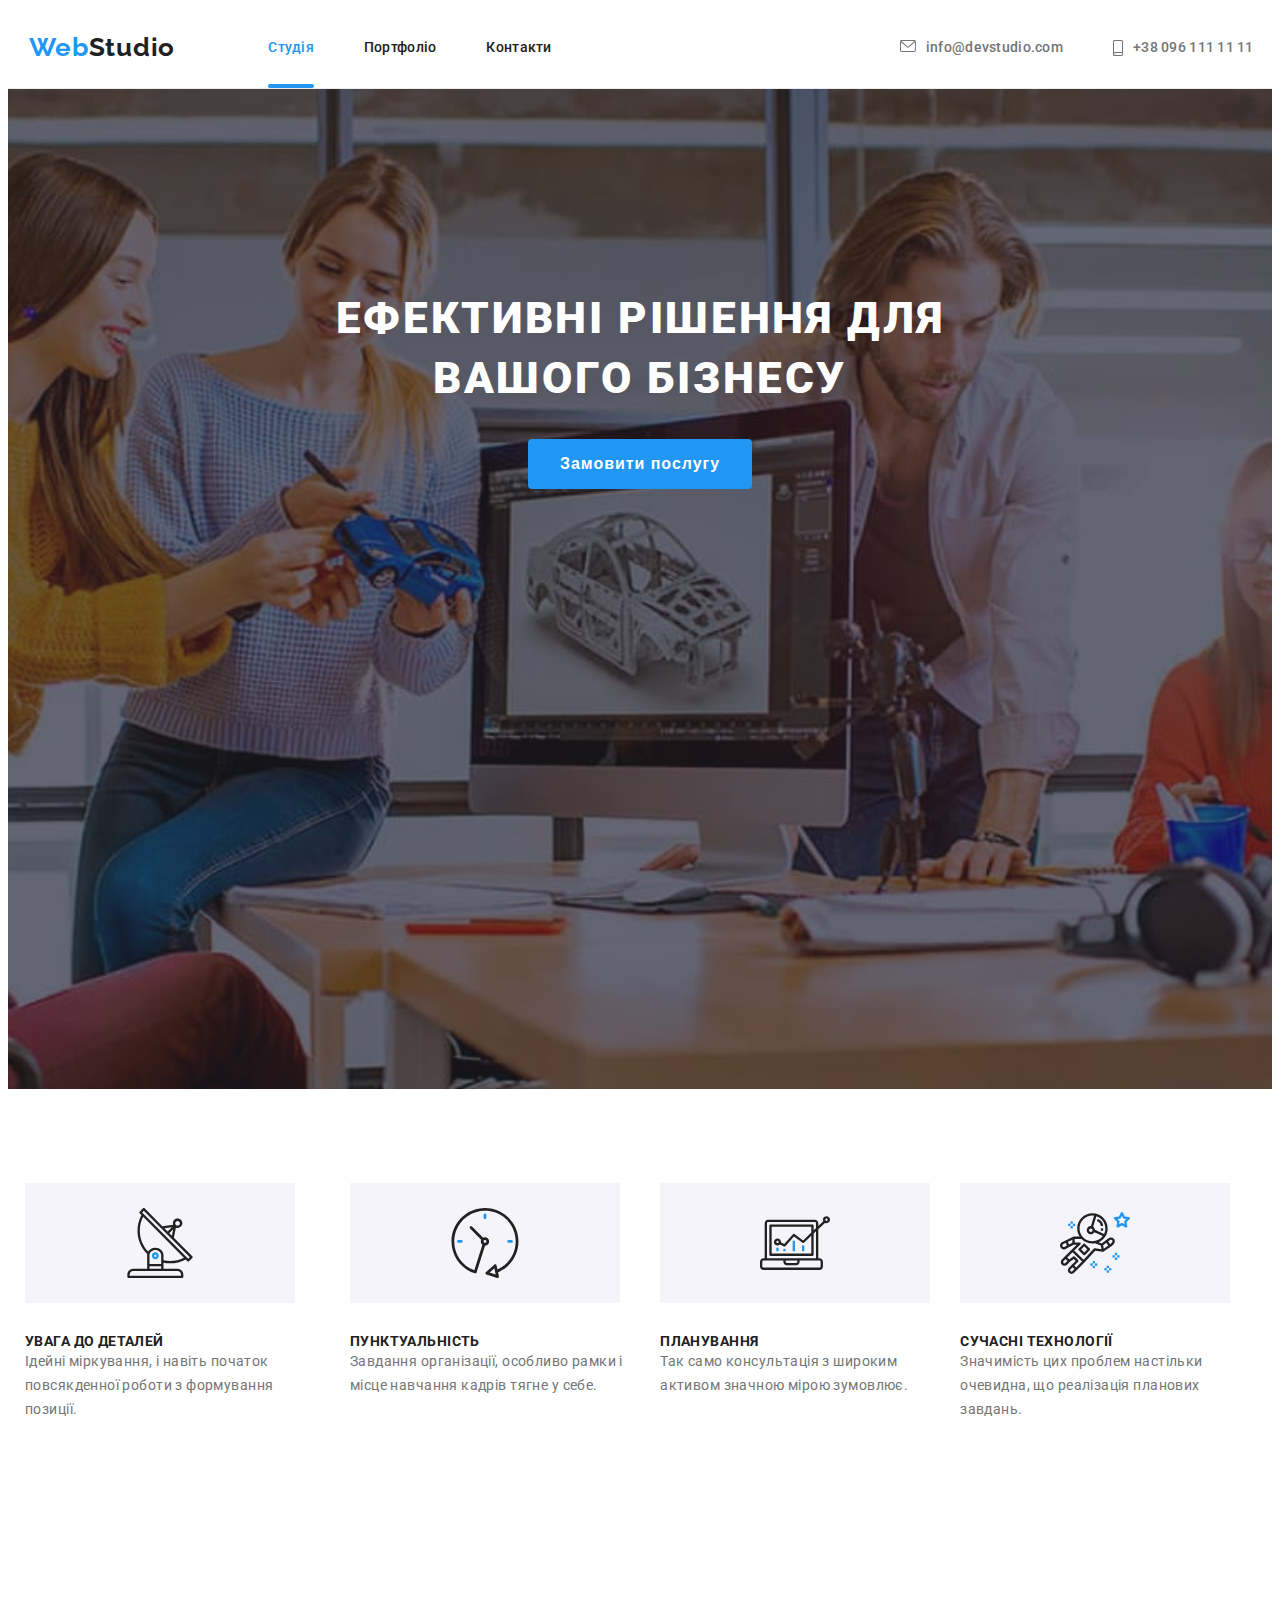
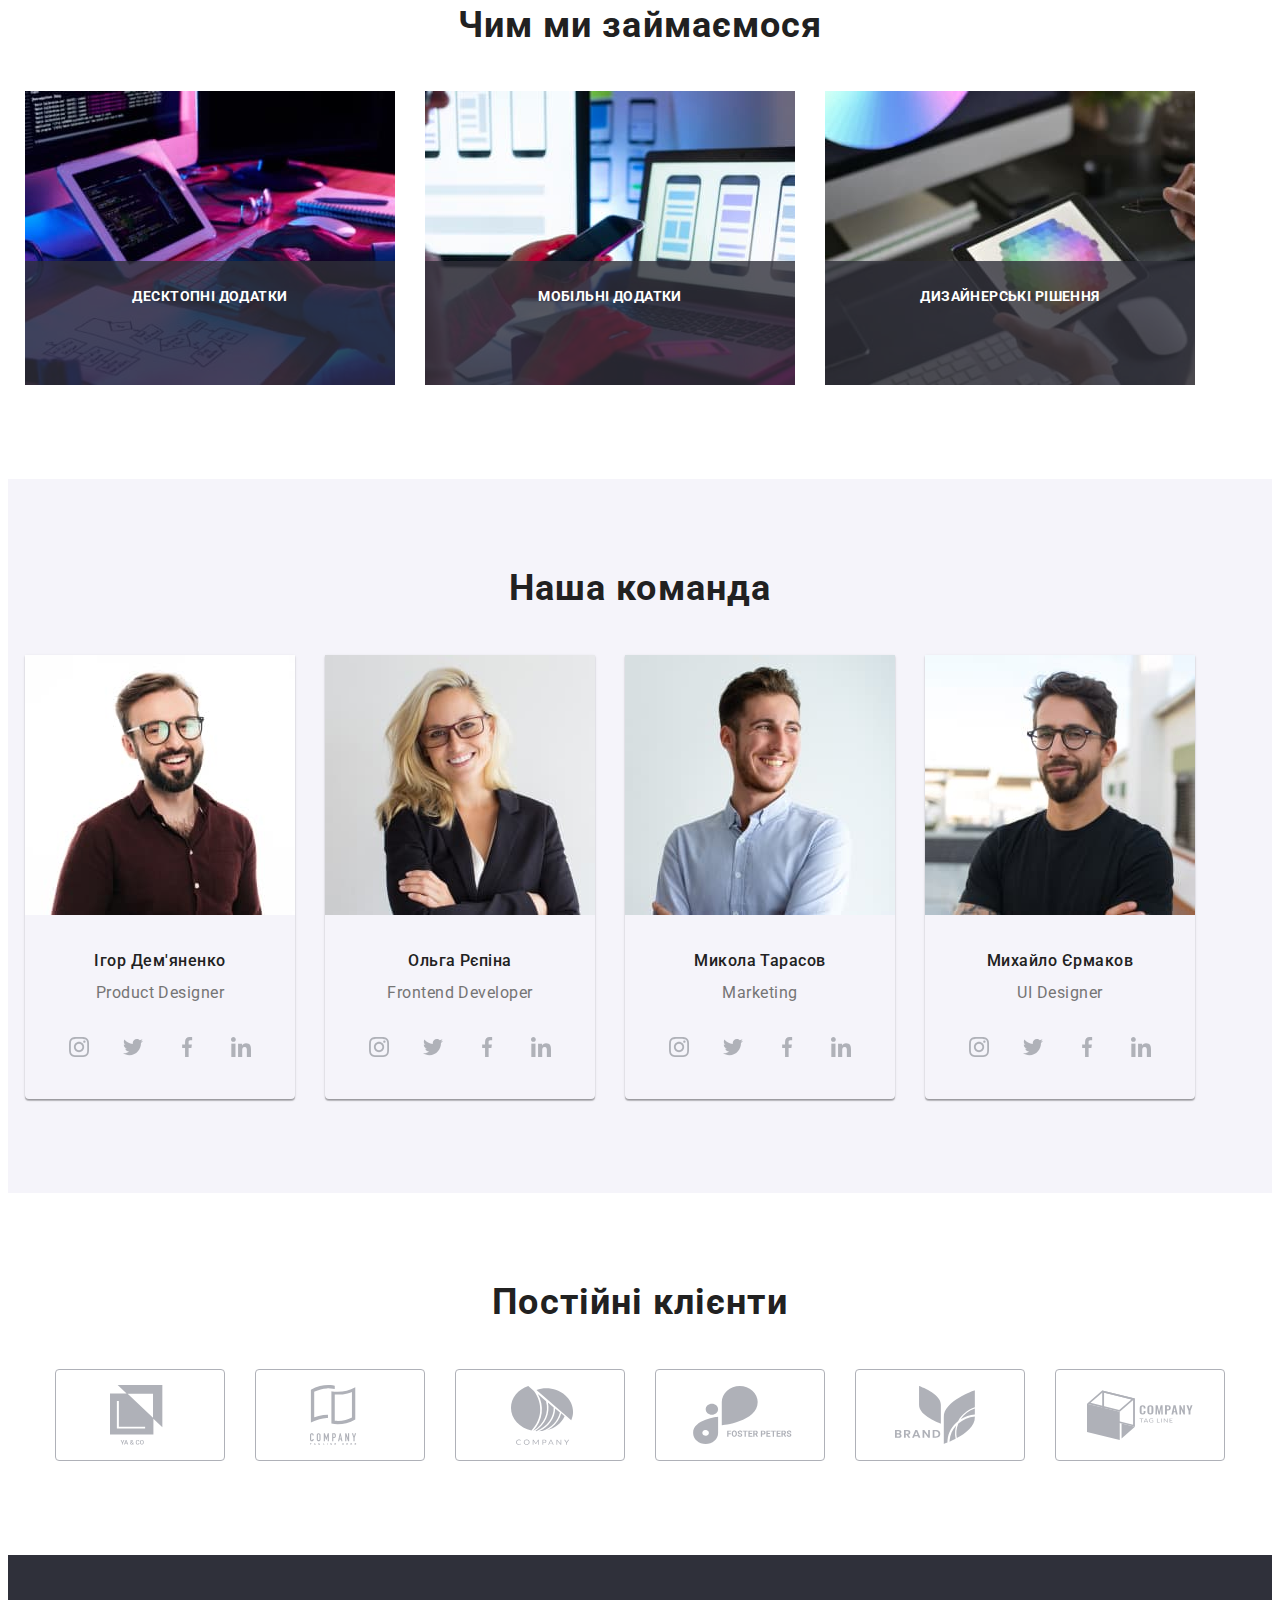
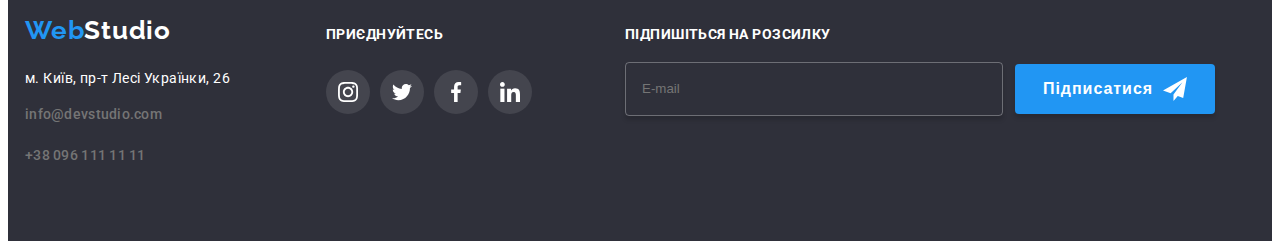
<file: index.html>
<!DOCTYPE html>
<html lang="en">
<head>
    <meta charset="UTF-8">
    <meta name="viewport" content="width=device-width, initial-scale=1.0">
    <title>Document</title>
    <link rel="preconnect" href="https://fonts.googleapis.com">
<link rel="preconnect" href="https://fonts.gstatic.com" crossorigin>
<link href="https://fonts.googleapis.com/css2?family=Raleway:wght@700&family=Roboto:wght@400;500;700;900&display=swap" rel="stylesheet">
<link rel="stylesheet" href="./css/styles.css">
<link rel="stylesheet" href="https://cdnjs.cloudflare.com/ajax/libs/modern-normalize/2.0.0/modern-normalize.min.css" integrity="sha512-4xo8blKMVCiXpTaLzQSLSw3KFOVPWhm/TRtuPVc4WG6kUgjH6J03IBuG7JZPkcWMxJ5huwaBpOpnwYElP/m6wg==" crossorigin="anonymous" referrerpolicy="no-referrer" />
</head>
<body> 
    <!-- --------------------------------------------HEADER---------------------------------------------->
    <header class="header">
        <div class="container header-main">
        <a class="logo" href="./index.html"><span class="span-logo">Web</span>Studio</a>
        <nav>
    <ul class="site-nav" >
<li class="site-nav-item">
    <a class="site-nav-link active" href="./index.html">Студія</a>
</li>

<li class="site-nav-item">
    <a class="site-nav-link" href="./portfolio.html">Портфоліо</a>
</li>

<li class="site-nav-item">
    <a class="site-nav-link" href="">Контакти</a>
</li>
    </ul>
</nav>
<ul class="contacts">
    <li class="contacts-item">
         <a class="contacts-link" href="info@devstudio.com">
            <svg class="header-contacts-icon" width="16" height="12" >
        <use href="./images/icons.svg#icon-envelope"></use>
    </svg>
       info@devstudio.com</a>
    </li>

    <li class="contacts-item">
        <a class="contacts-link" href="+380961111111">
            <svg class="header-contacts-icon" width="10" height="16" >
        <use href="./images/icons.svg#icon-smartphone"></use>
            </svg> 
        +38 096 111 11 11</a>
    </li>
</ul>
</div>
</header>
<!-- -----------------------------------------------SECTION HERO-------------------------------------------- -->
    <section class="section-hero overlay">
        <div class="container">
        <h1 class="hero-title">Ефективні рішення для вашого бізнесу</h1>
<button type="button" class="hero-btn " data-modal-open>Замовити послугу</button>
</div>
    </section>
<!-- -----------------------------------------------SECTION ADVANTAGES------------------------------------- -->
<section class="section-advantages section">
    <div class="container">
<h2 class="visually-hidden">Наші переваги</h2>
    <ul class="advantages-list">
    <li class="advantages-item"> 
        <div class="advantages-icon-bg">
            <svg class="advantages-icon" width="70" height="70">
        <use href="./images/icons.svg#icon-antenna"></use>
    </svg>
</div>
        <h3 class="advantages-list-title">УВАГА ДО ДЕТАЛЕЙ</h3>
        <p class="advantages-list-text">Ідейні міркування, і навіть початок повсякденної роботи з формування позиції.</p>
    </li>

    <li class="advantages-item">
        <div class="advantages-icon-bg">
            <svg class="advantages-icon" width="70" height="70">
        <use href="./images/icons.svg#icon-clock"></use>
    </svg>
</div>
    <h3 class="advantages-list-title">ПУНКТУАЛЬНІСТЬ</h3>
        <p class="advantages-list-text">Завдання організації, особливо рамки і місце навчання кадрів тягне у себе.</p>
    </li>
    
    <li class="advantages-item">
        <div class="advantages-icon-bg">
            <svg class="advantages-icon" width="70" height="70">
        <use href="./images/icons.svg#icon-diagram"></use>
    </svg>
</div>
 <h3 class="advantages-list-title">ПЛАНУВАННЯ</h3>
        <p class="advantages-list-text">Так само консультація з широким активом значною мірою зумовлює.</p>
    </li>
    <li class="advantages-item">
        <div class="advantages-icon-bg">
            <svg class="advantages-icon" width="70" height="70">
        <use href="./images/icons.svg#icon-astronaut"></use>
    </svg>
</div>
    <h3 class="advantages-list-title">СУЧАСНІ ТЕХНОЛОГІЇ</h3>
        <p class="advantages-list-text">Значимість цих проблем настільки очевидна, що реалізація планових завдань.</p>
    </li>
</ul>
</div>
</section>
<!-- ---------------------------------------------section-occupation------------------------------------ -->
<section class="section-occupation section">
    <div class="container">
    <h2 class="occupation-title">Чим ми займаємося</h2>
    <ul class="occupation-list">
        <li class="occupation-list-item">
            <div class="occupation-thumb">
            <img class="occupation-img" src="./images/keyboard.jpg" alt="друк тексту" width="370" height="294">
            <p class="occupation-text">Десктопні додатки</p>
        </div>
        </li>
        <li class="occupation-list-item">
            <div class="occupation-thumb">
            <img class="occupation-img" src="./images/phone.jpg" alt="робота за компьютером" width="370" height="294">
            <p class="occupation-text">Мобільні додатки</p>
        </div>
        </li>
        <li class="occupation-list-item">
            <div class="occupation-thumb">
            <img class="occupation-img" src="./images/tablet.jpg" alt="робота на планшеті" width="370" height="294">
            <p class="occupation-text">Дизайнерські рішення</p>
        </div>
        </li>
    </ul>
</div>
<!-- --------------------------------------------------section-team------------------------------------ -->
</section>
<section class="section-team section">
    <div class="container">
    <h2 class="team-title">Наша команда</h2>
    <ul class="team-list">
        <li class="team-list-item">
            <img class="team-list-img" src="./images/igor.jpg" alt="член команди Ігор" width="270" height="260">
            <h3 class="team-list-title">Ігор Дем'яненко</h3>
            <p class="team-list-text">Product Designer</p>
            <ul class="team-socials-list">
                <li class="team-socials-item">
                    <a href="" class="team-socials-link">
                    <svg class="team-socials-icon" width="20" height="20">
                        <use href="./images/icons.svg#icon-instagram">
                        </use>
                    </svg>
                    </a>
                </li>
                <li class="team-socials-item">
                    <a href="" class="team-socials-link"><svg class="team-socials-icon" width="20" height="20">
                        <use href="./images/icons.svg#icon-twitter">
                        </use>
                    </svg>
                </a>
                </li>
                <li class="team-socials-item">
                    <a href="" class="team-socials-link"><svg class="team-socials-icon" width="20" height="20">
                        <use href="./images/icons.svg#icon-facebook">
                        </use>
                    </svg>
                </a>
                </li>
                <li class="team-socials-item">
                    <a href="" class="team-socials-link"><svg class="team-socials-icon" width="20" height="20">
                        <use href="./images/icons.svg#icon-linkedin">
                        </use>
                    </svg>
                </a>
                </li>
            </ul>
        </li>
        <li class="team-list-item">
            <img class="team-list-img" src="./images/olga.jpg" alt="член команди Ольга" width="270" height="260">
            <h3 class="team-list-title">Ольга Рєпіна</h3>
            <p class="team-list-text">Frontend Developer</p>
            <ul class="team-socials-list">
                <li class="team-socials-item">
                    <a href="" class="team-socials-link">
                        <svg class="team-socials-icon" width="20" height="20">
                        <use href="./images/icons.svg#icon-instagram"></use>
                    </svg>
                </a>
                </li>
                <li class="team-socials-item">
                    <a href="" class="team-socials-link">
                        <svg class="team-socials-icon" width="20" height="20">
                        <use href="./images/icons.svg#icon-twitter"></use>
                    </svg>
                </a>
                </li>
                <li class="team-socials-item">
                    <a href="" class="team-socials-link">
                        <svg class="team-socials-icon" width="20" height="20">
                        <use href="./images/icons.svg#icon-facebook"></use>
                    </svg>
                </a>
                </li>
                <li class="team-socials-item">
                    <a href="" class="team-socials-link">
                        <svg class="team-socials-icon" width="20" height="20">
                        <use href="./images/icons.svg#icon-linkedin">
                        </use>
                    </svg>
                </a>
                </li>
            </ul>
        </li>
        <li class="team-list-item">
            <img class="team-list-img" src="./images/mykola.jpg" alt="член команди Микола" width="270" height="260">
            <h3 class="team-list-title">Микола Тарасов</h3>
            <p class="team-list-text">Marketing</p>
            <ul class="team-socials-list">
                <li class="team-socials-item">
                    <a href="" class="team-socials-link"><svg class="team-socials-icon" width="20" height="20">
                        <use href="./images/icons.svg#icon-instagram">
                        </use>
                    </svg>
                </a>
                </li>
                <li class="team-socials-item">
                    <a href="" class="team-socials-link"><svg class="team-socials-icon" width="20" height="20">
                        <use href="./images/icons.svg#icon-twitter">
                        </use>
                    </svg></a>
                </li>
                <li class="team-socials-item">
                    <a href="" class="team-socials-link"><svg class="team-socials-icon" width="20" height="20">
                        <use href="./images/icons.svg#icon-facebook">
                        </use>
                    </svg></a>
                </li>
                <li class="team-socials-item">
                    <a href="" class="team-socials-link"><svg class="team-socials-icon" width="20" height="20">
                        <use href="./images/icons.svg#icon-linkedin">
                        </use>
                    </svg></a>
                </li>
            </ul>
        </li>
        <li class="team-list-item">
            <img class="team-list-img" src="./images/myhailo.jpg" alt="член команди Михайло" width="270" height="260">
            <h3 class="team-list-title">Михайло Єрмаков</h3>
            <p class="team-list-text">UI Designer</p>
            <ul class="team-socials-list">
                <li class="team-socials-item">
                    <a href="" class="team-socials-link"><svg class="team-socials-icon" width="20" height="20">
                        <use href="./images/icons.svg#icon-instagram">
                        </use>
                    </svg></a>
                </li>
                <li class="team-socials-item">
                    <a href="" class="team-socials-link"><svg class="team-socials-icon" width="20" height="20">
                        <use href="./images/icons.svg#icon-twitter">
                        </use>
                    </svg></a>
                </li>
                <li class="team-socials-item">
                    <a href="" class="team-socials-link"><svg class="team-socials-icon" width="20" height="20">
                        <use href="./images/icons.svg#icon-facebook">
                        </use>
                    </svg></a>
                </li>
                <li class="team-socials-item">
                    <a href="" class="team-socials-link"><svg class="team-socials-icon" width="20" height="20">
                        <use href="./images/icons.svg#icon-linkedin">
                        </use>
                    </svg></a>
                </li>
            </ul>
        </li>
    </ul>
</div>
</section>
<!-- -------------------------------------------------section-clients----------------------------------- -->
<section class="section-clients section">
    <div class="container">
<h2 class="clients-title">Постійні клієнти</h2>
<ul class="section-clients-list">

<li class="clients-list-item">
    <a href="" class="clients-link">
        <svg class="clients-icon" width="106" height="60">
    <use href="./images/icons.svg#icon-logo-yaco"></use>
</svg>
</a>
</li>

<li class="clients-list-item">
    <a href="" class="clients-link" >
        <svg class="clients-icon" width="106" height="60">
    <use href="./images/icons.svg#icon-logo-taglinehere"></use>
</svg>
</a>
</li>

<li class="clients-list-item">
    <a href="" class="clients-link" >
        <svg class="clients-icon" width="106" height="60">
    <use href="./images/icons.svg#icon-logo-company"></use>
</svg>
</a>
</li>

<li class="clients-list-item">
    <a href="" class="clients-link" >
        <svg class="clients-icon" width="106" height="60">
    <use href="./images/icons.svg#icon-logo-fosterpeters"></use>
</svg>
</a>
</li>

<li class="clients-list-item">
    <a href="" class="clients-link" >
        <svg class="clients-icon" width="106" height="60">
    <use href="./images/icons.svg#icon-logo-brand"></use>
</svg>
</a>
</li>

<li class="clients-list-item">
    <a href="" class="clients-link" >
        <svg class="clients-icon" width="106" height="60">
    <use href="./images/icons.svg#icon-logo-companytagline"></use>
</svg>
</a>
</li>
</ul>
</div>
</section>
</main>
<!-- -------------------------------------------FOOTER--------------------------------------------------- -->
<footer class="footer">
    <div class="container footer-sections">
        <div class="footer-adress-block">
            <ul class="contacts-footer">
    <a class="logo-footer" href="./index.html" > <span class="span-logo">Web</span>Studio</a>
<address class="adress-footer">м. Київ, пр-т Лесі Українки, 26</address>

    <li class="contacts-item-footer">
        <a class="contacts-link-footer" href="info@devstudio.com">info@devstudio.com</a>
    </li>
    <li class="contacts-item-footer">
        <a class="contacts-link-footer" href="+380961111111">+38 096 111 11 11</a>
    </li>
</ul>
</div>
<div class="footer-socials">
<p class="footer-text">приєднуйтесь</p>
<ul class="footer-socials-list">
    <li class="footer-socials-item">
        <a href="" class="footer-socials-link"><svg class="footer-socials-icon" width="20" height="20">
            <use href="./images/icons.svg#icon-instagram">
            </use>
        </svg>
    </a>
    </li>
    <li class="footer-socials-item">
        <a href="" class="footer-socials-link">
            <svg class="footer-socials-icon" width="20" height="20">
            <use href="./images/icons.svg#icon-twitter"></use>
        </svg>
    </a>
    </li>
    <li class="footer-socials-item">
        <a href="" class="footer-socials-link">
            <svg class="footer-socials-icon" width="20" height="20">
            <use href="./images/icons.svg#icon-facebook"></use>
        </svg>
    </a>
    </li>
    <li class="footer-socials-item">
        <a href="" class="footer-socials-link">
            <svg class="footer-socials-icon" width="20" height="20">
            <use href="./images/icons.svg#icon-linkedin"></use>
        </svg>
    </a>
    </li>
</ul>
</div>
<div class="footer-form-thumb">
    <p class="footer-form-title">Підпишіться на розсилку</p>
<form class="footer-form">
    <label for="footer-email"></label>
<input name="email" type="text" class="footer-form-input" placeholder="E-mail">
<button class="footer-form-btn" type="submit">
    <span>Підписатися</span>
     <svg class="footer-btn-icon" width="24" height="24"> 
    <use href="./images/icons.svg#icon-footer-form"></use>
</svg>
</button>

</div>


</form>


</div>
</footer>
<!-- ---------------------------------------------------------MODAL---------------------------------->
<div class="backdrop is-hidden" data-modal>
    <div class="modal">
    <button class="close-btn" data-modal-close type="button " >    <svg class="modal-icon-close" width="18" height="18"> 
        <use href="./images/icons.svg#icon-close"></use></svg>
    </button>
    <p class="modal-title">Залиште свої дані, ми вам передзвонимо</p>
    <form class="modal-form">
        
<label for="name" class="modal-label">Ім'я</label>
<div class="modal-thumb">
    <input name="name" type="text" class="modal-input" id="name">
    <svg class="modal-input-icon" width="18" height="18"> 
    <use href="./images/icons.svg#modal-icon-name"></use>
</svg>
    
</div>

<label for="tel" class="modal-label">Телефон</label>
<div class="modal-thumb">
    <input name="tel" type="text" class="modal-input" id="tel">
<svg class="modal-input-icon" width="18" height="18"> 
    <use href="./images/icons.svg#modal-icon-tel"></use></svg>
    
</div>

<label for="email" class="modal-label">Пошта</label>
<div class="modal-thumb">
    <input name="email" type="text" class="modal-input" id="email">
<svg class="modal-input-icon" width="18" height="18"> 
    <use href="./images/icons.svg#modal-icon-email"></use></svg>
    
</div>

<label for="text" class="modal-label">Коментар</label>
<textarea class="modal-text" name="text"
id="text" 
placeholder="Введіть текст"
 ></textarea>
 
<div class="checkbox">
 <label for="topic" class="checkbox-text">
 <input id="topic" class="checkbox-input" type="checkbox">
 <span class="checkbox-icon"></span>
 Погоджуюся з розсилкою та приймаю   
 <a class="checkbox-link" href="">Умови договору</a>
</label>
</div>



<button type="submit" class="modal-btn">Відправити</button>

    </form>
    </div>
    </div>
<script src="./js/modal.js"></script>
</body>
</html>
</file>
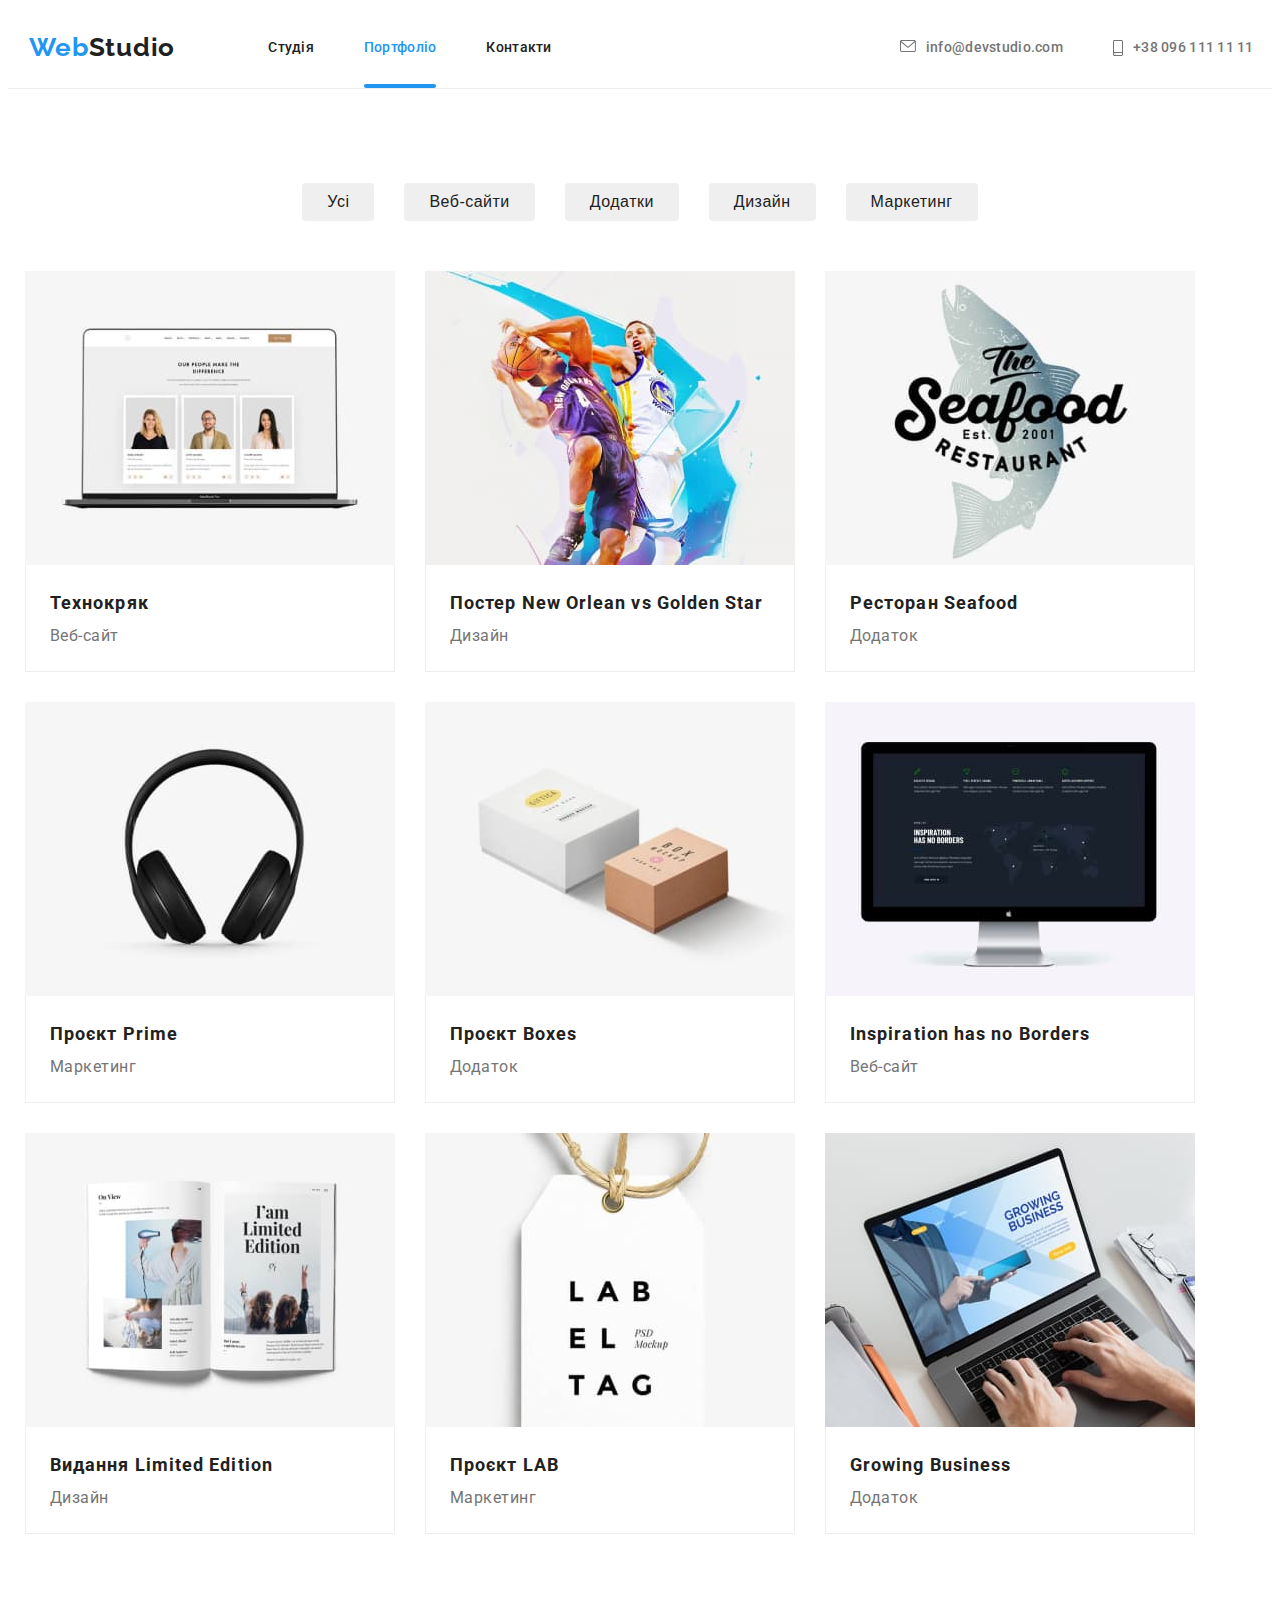
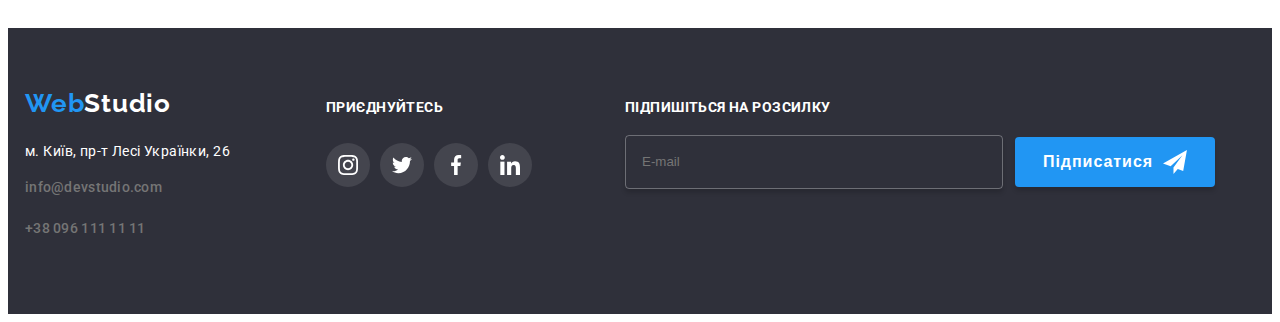
<file: portfolio.html>
<!DOCTYPE html>
<html lang="en">
<head>
    <meta charset="UTF-8">
    <meta name="viewport" content="width=device-width, initial-scale=1.0">
    <title>Document</title>
    <link rel="preconnect" href="https://fonts.googleapis.com">
<link rel="preconnect" href="https://fonts.gstatic.com" crossorigin>
<link href="https://fonts.googleapis.com/css2?family=Raleway:wght@700&family=Roboto:wght@400;500;700;900&display=swap" rel="stylesheet">
    <link rel="stylesheet" href="./css/styles.css">
    <link rel="stylesheet" href="https://cdnjs.cloudflare.com/ajax/libs/modern-normalize/2.0.0/modern-normalize.min.css" integrity="sha512-4xo8blKMVCiXpTaLzQSLSw3KFOVPWhm/TRtuPVc4WG6kUgjH6J03IBuG7JZPkcWMxJ5huwaBpOpnwYElP/m6wg==" crossorigin="anonymous" referrerpolicy="no-referrer" />
</head>
<body>
    <header class="header">
        <div class="container header-main">
        <a class="logo" href="./index.html"><span class="span-logo">Web</span>Studio</a>
        <nav>
    <ul class="site-nav" >
<li class="site-nav-item">
    <a class="site-nav-link" href="./index.html">Студія</a>
</li>

<li class="site-nav-item">
    <a class="site-nav-link active" href="./portfolio.html">Портфоліо</a>
</li>

<li class="site-nav-item">
    <a class="site-nav-link" href="">Контакти</a>
</li>
    </ul>
</nav>
<ul class="contacts">
    <li class="contacts-item">
         <a class="contacts-link" href="info@devstudio.com">
            <svg class="header-contacts-icon" width="16" height="12" >
        <use href="./images/icons.svg#icon-envelope"></use>
    </svg>
       info@devstudio.com</a>
    </li>

    <li class="contacts-item">
        <a class="contacts-link" href="+380961111111">
            <svg class="header-contacts-icon" width="10" height="16" >
        <use href="./images/icons.svg#icon-smartphone"></use>
            </svg> 
        +38 096 111 11 11</a>
    </li>
</ul>
</div>
</header>
    <main>
    <section class="portfolio-section section">
        <div class="container">
        <h1 class="visually-hidden">Фільтри портфоліо</h1>
            <ul class="portfolio-list">
       <li class="portfolio-list-item"><button class="portfolio-list-btn" type="button">Усі</button></li>
       <li class="portfolio-list-item"><button class="portfolio-list-btn" type="button">Веб-сайти</button></li>
       <li class="portfolio-list-item"><button class="portfolio-list-btn" type="button">Додатки</button></li>
       <li class="portfolio-list-item"><button class="portfolio-list-btn" type="button">Дизайн</button></li>
       <li class="portfolio-list-item"><button class="portfolio-list-btn" type="button">Маркетинг</button></li>
            </ul>
            <h2 class="visually-hidden">Проекти</h2>
            <ul class="projects-list">
                
                      <li class="projects-card" > 
                    <a class="projects-list-link" href="">
                        <div class="card-overlay-thumb">
                        <img src="./images/site.jpg" alt="сайт" width="370" height="294">
                        <p class="card-overlay">Ресурс пропонує комплексні пропозиції з різним рівнем функціоналу та сервісів. Все це дозволить відвідувачу отримати вичерпні відомості про компанію чи приватну особу.</p>
                    </div>
            <div class="card-text">  
                <h3 class="projects-list-title">Технокряк</h3>
            <p class="projects-list-text">Веб-сайт</p>
        </div>
           </a>
            </li>

              <li class="projects-card">
                <a class="projects-list-link" href="">
                    <div class="card-overlay-thumb">
                    <img class="projects-list-img" src="./images/basketball.jpg" alt="постер баскетболу" width="370" height="294">
                    <p class="card-overlay">Ресурс пропонує комплексні пропозиції з різним рівнем функціоналу та сервісів. Все це дозволить відвідувачу отримати вичерпні відомості про компанію чи приватну особу.</p>
                </div>
                   <div class="card-text">
                     <h3 class="projects-list-title">Постер New Orlean vs Golden Star</h3>
                    <p class="projects-list-text">Дизайн</p>
                </div>
            </a>
              </li>

              <li class="projects-card">
                <a class="projects-list-link" href="">
                    <div class="card-overlay-thumb">
                    <img class="projects-list-img" src="./images/restaurant.jpg" alt="додаток ресторану" width="370" height="294">
                    <p class="card-overlay">Ресурс пропонує комплексні пропозиції з різним рівнем функціоналу та сервісів. Все це дозволить відвідувачу отримати вичерпні відомості про компанію чи приватну особу.</p>
                </div>
                    <div class="card-text">
                        <h3 class="projects-list-title">Ресторан Seafood</h3>
                        <p class="projects-list-text">Додаток</p>
                    </div>
                </a>
              </li>

              <li class="projects-card">
                <a class="projects-list-link" href="">
                    <div class="card-overlay-thumb">
                    <img class="projects-list-img" src="./images/headphone.jpg" alt="навушники" width="370" height="294">
                    <p class="card-overlay">Ресурс пропонує комплексні пропозиції з різним рівнем функціоналу та сервісів. Все це дозволить відвідувачу отримати вичерпні відомості про компанію чи приватну особу.</p>
                </div>
                <div class="card-text">
                    <h3 class="projects-list-title">Проєкт Prime</h3>
                    <p class="projects-list-text">Маркетинг</p>
                </div>
            </a>
              </li>

              <li class="projects-card">
                <a class="projects-list-link" href="">
                    <div class="card-overlay-thumb">
                    <img class="projects-list-img" src="./images/boxes.jpg" alt="бокси" width="370" height="294">
                    <p class="card-overlay">Ресурс пропонує комплексні пропозиції з різним рівнем функціоналу та сервісів. Все це дозволить відвідувачу отримати вичерпні відомості про компанію чи приватну особу.</p>
                </div>
                <div class="card-text"> 
                    <h3 class="projects-list-title">Проєкт Boxes</h3>
                    <p class="projects-list-text">Додаток</p>
                </div>
            </a>
              </li>

              <li class="projects-card">
                <a class="projects-list-link" href="">
                    <div class="card-overlay-thumb">
                    <img class="projects-list-img" src="./images/monitor.jpg" alt="монитор" width="370" height="294">
                    <p class="card-overlay">Ресурс пропонує комплексні пропозиції з різним рівнем функціоналу та сервісів. Все це дозволить відвідувачу отримати вичерпні відомості про компанію чи приватну особу.</p>
                </div>
                 <div class="card-text">
                     <h3 class="projects-list-title">Inspiration has no Borders</h3>
                    <p class="projects-list-text">Веб-сайт</p>
                </div>
            </a>
              </li>

              <li class="projects-card">
                <a class="projects-list-link" href="">
                    <div class="card-overlay-thumb">
                    <img class="projects-list-img" src="./images/edition.jpg" alt="видання" width="370" height="294">
                    <p class="card-overlay">Ресурс пропонує комплексні пропозиції з різним рівнем функціоналу та сервісів. Все це дозволить відвідувачу отримати вичерпні відомості про компанію чи приватну особу.</p>
                </div>
                <div class="card-text"> 
                    <h3 class="projects-list-title">Видання Limited Edition</h3>
                    <p class="projects-list-text">Дизайн</p>
                </div>
            </a>
              </li>

              <li class="projects-card">
                <a class="projects-list-link" href="">
                    <div class="card-overlay-thumb">
                    <img class="projects-list-img" src="./images/lab.jpg" alt="проект лаб" width="370" height="294">
                    <p class="card-overlay">Ресурс пропонує комплексні пропозиції з різним рівнем функціоналу та сервісів. Все це дозволить відвідувачу отримати вичерпні відомості про компанію чи приватну особу.</p>
                </div>
                <div class="card-text"> 
                    <h3 class="projects-list-title">Проєкт LAB</h3>
                    <p class="projects-list-text">Маркетинг</p>
                </div>
            </a>
              </li>

              <li class="projects-card">
                <a class="projects-list-link" href="">
                    <div class="card-overlay-thumb">
                    <img class="projects-list-img" src="./images/laptop.jpg" alt="ноутбук" width="370" height="294">
                    <p class="card-overlay">Ресурс пропонує комплексні пропозиції з різним рівнем функціоналу та сервісів. Все це дозволить відвідувачу отримати вичерпні відомості про компанію чи приватну особу.</p>
                </div>
                <div class="card-text">
                     <h3 class="projects-list-title">Growing Business</h3>
                    <p class="projects-list-text">Додаток</p>
                </div>
            </a>
              </li>
            </ul>
        </div>
        </section>
        <footer class="footer">
            <div class="container footer-sections">
                <div class="footer-adress-block">
                    <ul class="contacts-footer">
            <a class="logo-footer" href="./index.html" > <span class="span-logo">Web</span>Studio</a>
        <address class="adress-footer">м. Київ, пр-т Лесі Українки, 26</address>
        
            <li class="contacts-item-footer">
                <a class="contacts-link-footer" href="info@devstudio.com">info@devstudio.com</a>
            </li>
            <li class="contacts-item-footer">
                <a class="contacts-link-footer" href="+380961111111">+38 096 111 11 11</a>
            </li>
        </ul>
        </div>
        <div class="footer-socials">
        <p class="footer-text">приєднуйтесь</p>
        <ul class="footer-socials-list">
            <li class="footer-socials-item">
                <a href="" class="footer-socials-link"><svg class="footer-socials-icon" width="20" height="20">
                    <use href="./images/icons.svg#icon-instagram">
                    </use>
                </svg>
            </a>
            </li>
            <li class="footer-socials-item">
                <a href="" class="footer-socials-link">
                    <svg class="footer-socials-icon" width="20" height="20">
                    <use href="./images/icons.svg#icon-twitter"></use>
                </svg>
            </a>
            </li>
            <li class="footer-socials-item">
                <a href="" class="footer-socials-link">
                    <svg class="footer-socials-icon" width="20" height="20">
                    <use href="./images/icons.svg#icon-facebook"></use>
                </svg>
            </a>
            </li>
            <li class="footer-socials-item">
                <a href="" class="footer-socials-link">
                    <svg class="footer-socials-icon" width="20" height="20">
                    <use href="./images/icons.svg#icon-linkedin"></use>
                </svg>
            </a>
            </li>
        </ul>
        </div>
        <div class="footer-form-thumb">
            <p class="footer-form-title">Підпишіться на розсилку</p>
        <form class="footer-form">
            <label for="footer-email"></label>
        <input name="email" type="text" class="footer-form-input" placeholder="E-mail">
        <button class="footer-form-btn" type="submit">
            <span>Підписатися</span>
             <svg class="footer-btn-icon" width="24" height="24"> 
            <use href="./images/icons.svg#icon-footer-form"></use>
        </svg>
        </button>
        
        </div>
        
        </form>
        
        </div>
        </footer>
    </main>
</body>
</html>
</file>
<file: css/styles.css>
:root{
--border-color:#EEE;    
--color-icon:#AFB1B8;
--background-color-before:#F5F4FA;
--basic-text-color:#212121;
--accent-color:#2196F3;
--secondary-text-color:#FFF;
--paragraph-text-color:#757575;
--bacground-color:#2F303A;
--timing-function:cubic-bezier(0.4, 0, 0.2, 1);

}
p, h1, h2, h3, h4 ,h5, h6{
    padding: 0;
    margin: 0;
}


address{
    margin: 0;
    padding: 0;
}
ul{
    margin: 0;
    padding: 0;
}
img{
    display: block;
}

.link{
    text-decoration: none;
    display: inline-block;
}

.container{
width: 1230px;
padding-left: 15px;
padding-right: 15px;
margin: 0 auto;
}

.section{
padding-bottom: 94px;
padding-top: 94px;


}

body{font-family: 'Roboto', sans-serif;
color: var(--basic-text-color);}

.visually-hidden {
    position: absolute;
    width: 1px;
    height: 1px;
    margin: -1px;
    padding: 0;
    overflow: hidden;
    border: 0;
    clip: react(0000);
    }
   .site-nav-link.active{
       color: var(--accent-color); 
    }


/* ------------------HEADER----------------------- */

.header{
border-bottom: 1px solid #ECECEC;

}
.header-main{
    display: flex;
    align-items: center;
}

.logo {
    margin-right: 93px;
    margin-left: auto;
    text-decoration: none;


    font-family: 'Raleway', sans-serif;
    font-size: 26px;
    font-weight: 700;
    line-height: 1.23;
    letter-spacing: 0.78px;
    color: var(--basic-text-color);

}
.span-logo{color:var(--accent-color)}



.site-nav{
    padding: 0;
display: inline-flex;
margin-right: 344px;
list-style: none;


}

.site-nav-item:last-child{
    margin-right: 0;
}

.site-nav-item{
    margin-right: 50px;
    position: relative;
}



.site-nav-link{
   
display: flex;
padding-top: 32px;
padding-bottom: 32px;
  text-decoration: none;

    color: var(--basic-text-color);


    font-size: 14px;
    font-weight: 500;
    line-height: 1.14;
    letter-spacing: 0.02em;
}
.active::after {
content: "";
bottom: 0;
position: absolute;
display: block;
width: 100%;
height: 4px;
border-radius: 2px;
background-color: var(--accent-color);

transition: 250ms var(--timing-function);
}


.site-nav-link:hover,
.site-nav-link:focus{
color: var(--accent-color);
transition: 250ms var(--timing-function);
}

.contacts{
display: flex;
margin-left: auto;
list-style: none;  
}


.contacts-item{
    align-items: center;
}

.contacts .contacts-item + .contacts-item{
    margin-left: 50px;
}


.contacts-link{

 display: flex;
min-width: 142px;
text-decoration: none;

    color: var(--paragraph-text-color);
    font-size: 14px;
    font-weight: 500;
    line-height: 1.1;
    letter-spacing: 0.28px;}

    .contacts-link:hover,
    .contacts-link:focus {
    color: var(--accent-color);
    transition: 250ms var(--timing-function);
    }
    
    .contacts-link:hover .header-contacts-icon,
    .contacts-link:focus .header-contacts-icon{
    fill: var(--accent-color);
    transition: 250ms var(--timing-function);
    }


.header-contacts-icon{
    display: flex;
    justify-content: center;
    align-items: center;
    fill: var(--paragraph-text-color);
    margin-right: 10px;
    
}


/* ------------------SECTION_HERO----------------------- */
.section-hero{

   
    padding-top: 200px;
    padding-bottom: 200px;

    text-align: center;
    background: var(--bacground-color);
}
.hero-title{
    width: 696px; 
margin-bottom: 30px;
margin-left: auto;
margin-right: auto;

    color: var(--secondary-text-color);

font-size: 44px;
font-weight: 900;
line-height: 1.36;
letter-spacing: 2.64px;
text-transform: uppercase;
}
.hero-btn{
border: 0;
padding-top: 10px;
padding-bottom: 10px;
padding-right: 32px;
padding-left: 32px;
min-width: 216px;

    color: var(--secondary-text-color);

text-align: center;
font-size: 16px;
font-weight: 700;
line-height: 1.87;
letter-spacing: 0.96px;
border-radius: 4px;
background: var(--accent-color);
cursor: pointer;
}

.overlay{
height: 600px;
max-width: 1600px;
margin-left: auto;
margin-right: auto;
background-position: center;
background-size: cover;
background-repeat: no-repeat;
background-image:linear-gradient( rgba(47, 48, 58, 0.40),rgba(47, 48, 58, 0.40) ),
 url("../images/hero-img-jpg.jpg") ;

}
/* ------------------section-advantages----------------------- */
.advantages-list{
    display: flex;
    list-style: none;

}
.advantages-list .advantages-item + .advantages-item{margin-left: 30px;}

.advantages-icon-bg{
margin-bottom: 30px;
width: 270px;
height: 120px;
display: block;
background-size: 270px 120px;
background-color: var(--background-color-before);
}

.advantages-icon{
    margin: 25px 100px;
justify-content: center;
align-items: center;
}



.advantages-list-title{

    color: var(--basic-text-color);

font-size: 14px;
font-weight: 700;
line-height: 1.2;
letter-spacing: 0.42px;
text-transform: uppercase;
}
.advantages-list-text{

    color: var(--paragraph-text-color);

font-size: 14px;
line-height: 1.71;
letter-spacing: 0.42px;
}
/* ------------------section-occupation----------------------- */
.occupation-title{

    margin-bottom: 50px;
    padding-left: auto;
    padding-right: auto;

    color: var(--basic-text-color);

text-align: center;
font-size: 36px;
font-weight: 700;
line-height: 0.88;
letter-spacing: 1.08px;
}
.occupation-list{
   


    display: flex;
    list-style: none;

}
.occupation-list-item{
    margin-right: 30px;
}
.occupation-list-item:last-child{margin-right: 0;}

.occupation-thumb{
position: relative;
}

.occupation-text{
position: absolute;
bottom: 0;
left: 50%;
width: 100%;
height: 70px;

padding-top: 27px;
padding-bottom: 27px;
transform: translate(-50%);

background-color: rgba(47, 48, 58, 0.80);
color: var(--secondary-text-color);
text-align: center;
font-size: 14px;
font-weight: 700;
line-height: 1.2;
letter-spacing: 0.42px;
text-transform: uppercase;


}



/* ------------------section-team----------------------- */
.section-team{
background-color: var(--background-color-before);
}
.team-list-item{
margin-right: 30px;
border-radius: 0px 0px 4px 4px;
box-shadow: 0px 2px 1px 0px rgba(0, 0, 0, 0.20), 0px 1px 1px 0px rgba(0, 0, 0, 0.14), 0px 1px 3px 0px rgba(0, 0, 0, 0.12);
padding-bottom: 30px;

}
.team-list{
    display: flex;
    list-style: none;
}
.team-list-item:last-child{
    margin-right: 0;

}
.team-title{
    margin-bottom: 50px;

    color: var(--basic-text-color);

text-align: center;
font-size: 36px;
font-weight: 700;
line-height: 0.88;
letter-spacing: 1.08px;
}

.team-list-img{
margin-bottom: 30px;
}

.team-list-title{
    color: var(--basic-text-color);

text-align: center;
font-size: 16px;
font-weight: 500;
line-height: 2;
letter-spacing: 0.48px;
}
.team-list-text{
margin-bottom: 16px;

    color: var(--paragraph-text-color);

text-align: center;
font-size: 16px;
line-height: 2;
letter-spacing: 0.48px;
}
.team-socials-list{
    list-style: none;
    display: flex;
    justify-content: center;
}
.team-socials-link{
width: 44px;
height: 44px;
border-radius: 50%;
display: flex;
align-items: center;
justify-content: center;
color: var(--color-icon);
}

.team-socials-link:hover,
.team-socials-link:focus {
background-color: var(--accent-color);
fill: var(--background-color-before);
transition: 250ms var(--timing-function);
}

.team-socials-icon{
fill: currentColor;

}

.team-socials-link:hover .team-socials-icon,
.team-socials-link:focus .team-socials-icon{
    fill: var(--secondary-text-color);
    transition: 250ms var(--timing-function);
}


.team-socials-item+.team-socials-item{
    margin-left: 10px;

}
/* ------------------section-clients----------------------- */
.clients-title{
margin-bottom: 50px;

color: var(--basic-text-color);
text-align: center;
font-size: 36px;
font-weight: 700;
line-height: 0.88;
letter-spacing: 1.08px;
}

.section-clients-list{
    list-style: none;
    display: flex;
    justify-content: center;

}



.clients-list-item+.clients-list-item{
margin-left: 30px;
}



.clients-link{
box-sizing: border-box;
width: 170px;
height: 92px;
border-radius: 4px;
border: 1px solid var(--color-icon);
flex-shrink: 0;
display: flex;
align-items: center;
justify-content: center;
fill: var(--color-icon);
}

.clients-link:hover,
.clients-link:focus {
    border: 1px solid var(--accent-color);
    transition: 250ms var(--timing-function);
}

.clients-link:hover,
.clients-link:focus{
fill: var(--accent-color);
transition: 250ms var(--timing-function);
}



/* ------------------footer----------------------- */
.footer-sections{
    display: flex;
    align-items: baseline;
}
.adress-footer{

    margin-bottom: 9px;


    color: var(--secondary-text-color);

    font-size: 14px;
    line-height: 1.71;
    letter-spacing: 0.42px;
    font-style: normal;
}
.footer{
    background: var(--bacground-color);
}
.logo-footer{
    display: inline-block;
 margin-bottom: 20px;
    text-decoration: none;


    color: var(--secondary-text-color);

    font-family: 'Raleway', sans-serif;
    font-size: 26px;
    font-weight: 700;
    line-height: 1.23;
    letter-spacing: 0.78px;
}

.contacts-footer{
    min-width: 231px;
    display: block;
    list-style: none;
}
.contacts-item-footer:last-child{margin-bottom: 0;}

.contacts-link-footer{
    margin-bottom: 9px;
    text-decoration: none;
    display: inline-block;

color: var(--paragraph-text-color);

font-size: 14px;
font-weight: 500;
line-height: 2.28;
letter-spacing: 0.28px;}

.contacts-link-footer:hover,
.contacts-link-footer:focus{color: var(--accent-color);
    transition: 250ms var(--timing-function);
}

.footer-text{

    color: var(--secondary-text-color);
font-size: 14px;
font-weight: 700;
line-height: 2.28;
letter-spacing: 0.42px;
text-transform: uppercase;
}

.footer-adress-block{
    padding-top: 60px;
    padding-bottom: 60px;
}
.footer-socials{
    display: block;
    gap: 10px;
    margin-top: 20px;
    margin-left: 70px;


}

.footer-socials-list{
    list-style: none;
    display: flex;
    margin-top: 20px;
   

}

.footer-socials-item+.footer-socials-item{
    margin-left: 10px;

}
.footer-socials-link{
    width: 44px;
height: 44px;
border-radius: 50%;
display: flex;
align-items: center;
justify-content: center;
background-color: rgba(255, 255, 255, 0.10);;

}


.footer-socials-icon{
display: block;
fill: var(--secondary-text-color);

}

.footer-socials-link:hover,
.footer-socials-link:focus{
    background-color: var(--accent-color);
    transition: 250ms var(--timing-function);
    }

.footer-form{
    display: flex;
    align-items: center;
}
 .footer-form-thumb{
margin-left: 93px; 


 }   

.footer-form-title{
    display: inline-block;
    margin-bottom: 20px;
    color: var(--secondary-text-color);
font-size: 14px;
font-weight: 700;
line-height: 1.1;
letter-spacing: 0.42px;
text-transform: uppercase;

}

.footer-form-input{
    padding-left: 16px;
    border-radius: 4px;
border: 1px solid rgba(255, 255, 255, 0.30);
background: rgba(33, 150, 243, 0.00);
box-shadow: 0px 4px 4px 0px rgba(0, 0, 0, 0.15);
width: 358px;
height: 50px;


}

.footer-form-btn{
    display: flex;
      align-items: center;
  justify-content: center;
    padding: 10px 28px;
    margin: 0 auto;
    width: 200px;
    height: 50px;
margin-left: 12px;

border-radius: 4px;
background: var(--accent-color);
box-shadow: 0px 4px 4px 0px rgba(0, 0, 0, 0.15);

color: var(--secondary-text-color);
text-align: center;
font-size: 16px;
font-weight: 700;
line-height: 1.87;
letter-spacing: 0.96px;
cursor: pointer;
border: none;

}
.footer-btn-icon{
    margin-left: 10px;
 
}





/* ------------------portfolio-section----------------------- */
.portfolio-list{

    margin-bottom: 50px;
    justify-content: center;
    display: flex;
    list-style: none;
}

.portfolio-list .portfolio-list-item + .portfolio-list-item{margin-left: 30px;}


.portfolio-list-btn{
    color: var(--background-color-before);
    border: 0;
    border-radius: 4px ;
    padding: 6px 25px;

    color: var(--basic-text-color);

    text-align: center;
    font-size: 16px;
    font-weight: 500;
    line-height: 1.62;
    letter-spacing: 0.48px;
    cursor: pointer;
}
.portfolio-list-btn:hover,
.portfolio-list-btn:focus{
    box-shadow: 0px 2px 2px 0px rgba(0, 0, 0, 0.12), 0px 1px 2px 0px rgba(0, 0, 0, 0.08), 0px 3px 1px 0px rgba(0, 0, 0, 0.10);
    background: var(--accent-color);
    color: var(--secondary-text-color);
    transition: 250ms var(--timing-function);

text-align: center;
font-size: 16px;
font-weight: 500;
line-height: 1.62;
letter-spacing: 0.48px;
}
.projects-list{
    display: flex;
    flex-wrap: wrap;
    gap: 30px;
    
    list-style: none;
    text-decoration: none;
}


.projects-card > .projects-card {
    flex-basis: calc(100% / 3 - 30px);
}


 
    
.projects-list-link{
    display: block;
    width: 100%;
    height: 100%;
    text-decoration: none;
    
}

.projects-list-link:hover,
.projects-list-link:focus{
    box-shadow: 1px 4px 6px 0px rgba(0, 0, 0, 0.16), 0px 4px 4px 0px rgba(0, 0, 0, 0.06), 0px 1px 1px 0px rgba(0, 0, 0, 0.12);
    transition: 250ms var(--timing-function);    
}
.projects-card{
    
}

.card-overlay-thumb{
position: relative;
overflow: hidden;



}

.card-overlay{
position: absolute;
width: 100%;
height: 100%;
top: 0;
left: 0;
transform: translateY(100%);
transition: transform 250ms var(--timing-function);


padding: 63px 24px;

background-color:rgba(33, 150, 243, 0.90);

color: var(--secondary-text-color);
font-size: 18px;
font-weight: 400;
line-height: 1.55;
letter-spacing: 0.54px;

}
.projects-card:hover .card-overlay {
    transform: translateY(0);
}


.card-text{

    padding: 20px 24px;
    border-left: 1px solid var(--border-color);
    border-right: 1px solid var(--border-color);
    border-bottom: 1px solid var(--border-color);
    
}

.projects-list-title{

    color: var(--basic-text-color);

font-size: 18px;
font-weight: 700;
line-height: 2;
letter-spacing: 1.08px;

}
.projects-list-text{
    color: var(--paragraph-text-color);
font-size: 16px;
line-height: 1.87;
letter-spacing: 0.48px;

}
/* ------------------------MODAL------------------------------------- */
.backdrop{
    position: fixed;
    top: 0;
    left: 0;
    transition: 250ms var(--timing-function);

    width: 100%;
    height: 100%;
background-color: rgba(0, 0, 0, 0.20);



}

.backdrop.is-hidden{
    opacity: 0;
    pointer-events: none;
    visibility: hidden;
    transform: scale(0%);
    transition:  250ms var(--timing-function);
    
}

.modal{
 position: absolute;
 top: 50%;
 left: 50%;
 transform: scale(100%);
 padding: 40px;

    width: 528px;
    height: 582px;
    transform: translate(-50%, -50%);

    background-color: var(--secondary-text-color);
    border-radius: 4px;
    box-shadow: 0px 2px 1px 0px rgba(0, 0, 0, 0.20), 0px 1px 1px 0px rgba(0, 0, 0, 0.14), 0px 1px 3px 0px rgba(0, 0, 0, 0.12);

    


}
.close-btn {
    position: absolute;
    top: 8px;
    right: 8px;
    padding: 0;
    display: flex;
    justify-content: center;
    align-items: center;

width: 30px;
height: 30px;
border-radius: 50%;
cursor: pointer;
background-color: var(--secondary-text-color);

border: solid 1px rgba(0, 0, 0, 0.10);
}

.close-btn:hover,
.close-btn:focus{
fill: var(--accent-color);
transition:  250ms var(--timing-function);
}

.modal-title{
    color: var(--basic-text-color);
text-align: center;
font-size: 20px;
font-weight: 700;
line-height: 1.2;
letter-spacing: 0.6px;
margin-bottom: 12px;
}

.modal-input{
padding-left: 42px;
width: 100%;
height: 40px;
border-radius: 4px;
border: 1px solid rgba(33, 33, 33, 0.20);
margin-bottom: 10px;



}

.modal-label{
    color: var(--paragraph-text-color);
    font-size: 12px;
    font-weight: 400;
    line-height: 1.2;
    letter-spacing: 0.12px;
}


.modal-text::placeholder{
    color: rgba(117, 117, 117, 0.50);
    font-size: 12px;
    font-weight: 400;
    line-height: 1.2;
    letter-spacing: 0.12px;
}
.modal-thumb{
    position: relative;
}

.modal-input-icon{
position: absolute;
top: 11px;
left: 12px;
}
.modal-input:focus{
    border-color: var(--accent-color);
}

.modal-input:focus + .modal-input-icon{
    fill: var(--accent-color);
    transition: 250ms var(--timing-function);
}

.modal-text{
    width: 100%;
    height: 120px;
    padding: 12px 16px;
    
    resize: none;
    border-radius: 4px;
    border: 1px solid rgba(33, 33, 33, 0.20);
    margin-bottom: 20px;
    
    }

.checkbox{
    display: flex;
    justify-content: center;
    align-items: center;
    margin-bottom: 30px;
   

}

.checkbox-input{
    position: absolute;
    width: 1px;
    height: 1px;
    margin: -1px;
    padding: 0;
    overflow: hidden;
    border: 0;
    clip: react(0000);


}




.checkbox-icon{
    display: inline-block;
    justify-content: center;
    align-items: center;
    width: 16px;
    height: 15px;
    margin-right: 7px;
    border-radius: 2px;
   border-color: var(--basic-text-color);
   border: 2px solid var(--basic-text-color);
    
    
   
}
.checkbox-input:checked + .checkbox-icon{
    background-color:var(--accent-color);
    background-image: url(../images/modal-icon-checkbox.svg);
background-size: contain;
background-origin: border-box;
border-color: var(--accent-color);

    
}

.checkbox-text{ 
    display: flex;
    justify-content: center;
    align-items: center;
    


    color: var(--paragraph-text-color);
font-size: 14px;
font-weight: 400;
line-height: 1.71;
letter-spacing: 0.42px;


}

.checkbox-link{
    color: var(--accent-color);
    margin-left: 7px;
}

.modal-btn{

    display: flex;
    align-items: center;
margin: 0 auto;
    border: 0;
padding: 10px 52px;
min-width: 200px;


    color: var(--secondary-text-color);

text-align: center;
font-size: 16px;
font-weight: 700;
line-height: 1.87;
letter-spacing: 0.96px;
border-radius: 4px;
background: var(--accent-color);
cursor: pointer;
}




-------------------------------------------------------------------------------------------------
</file>
